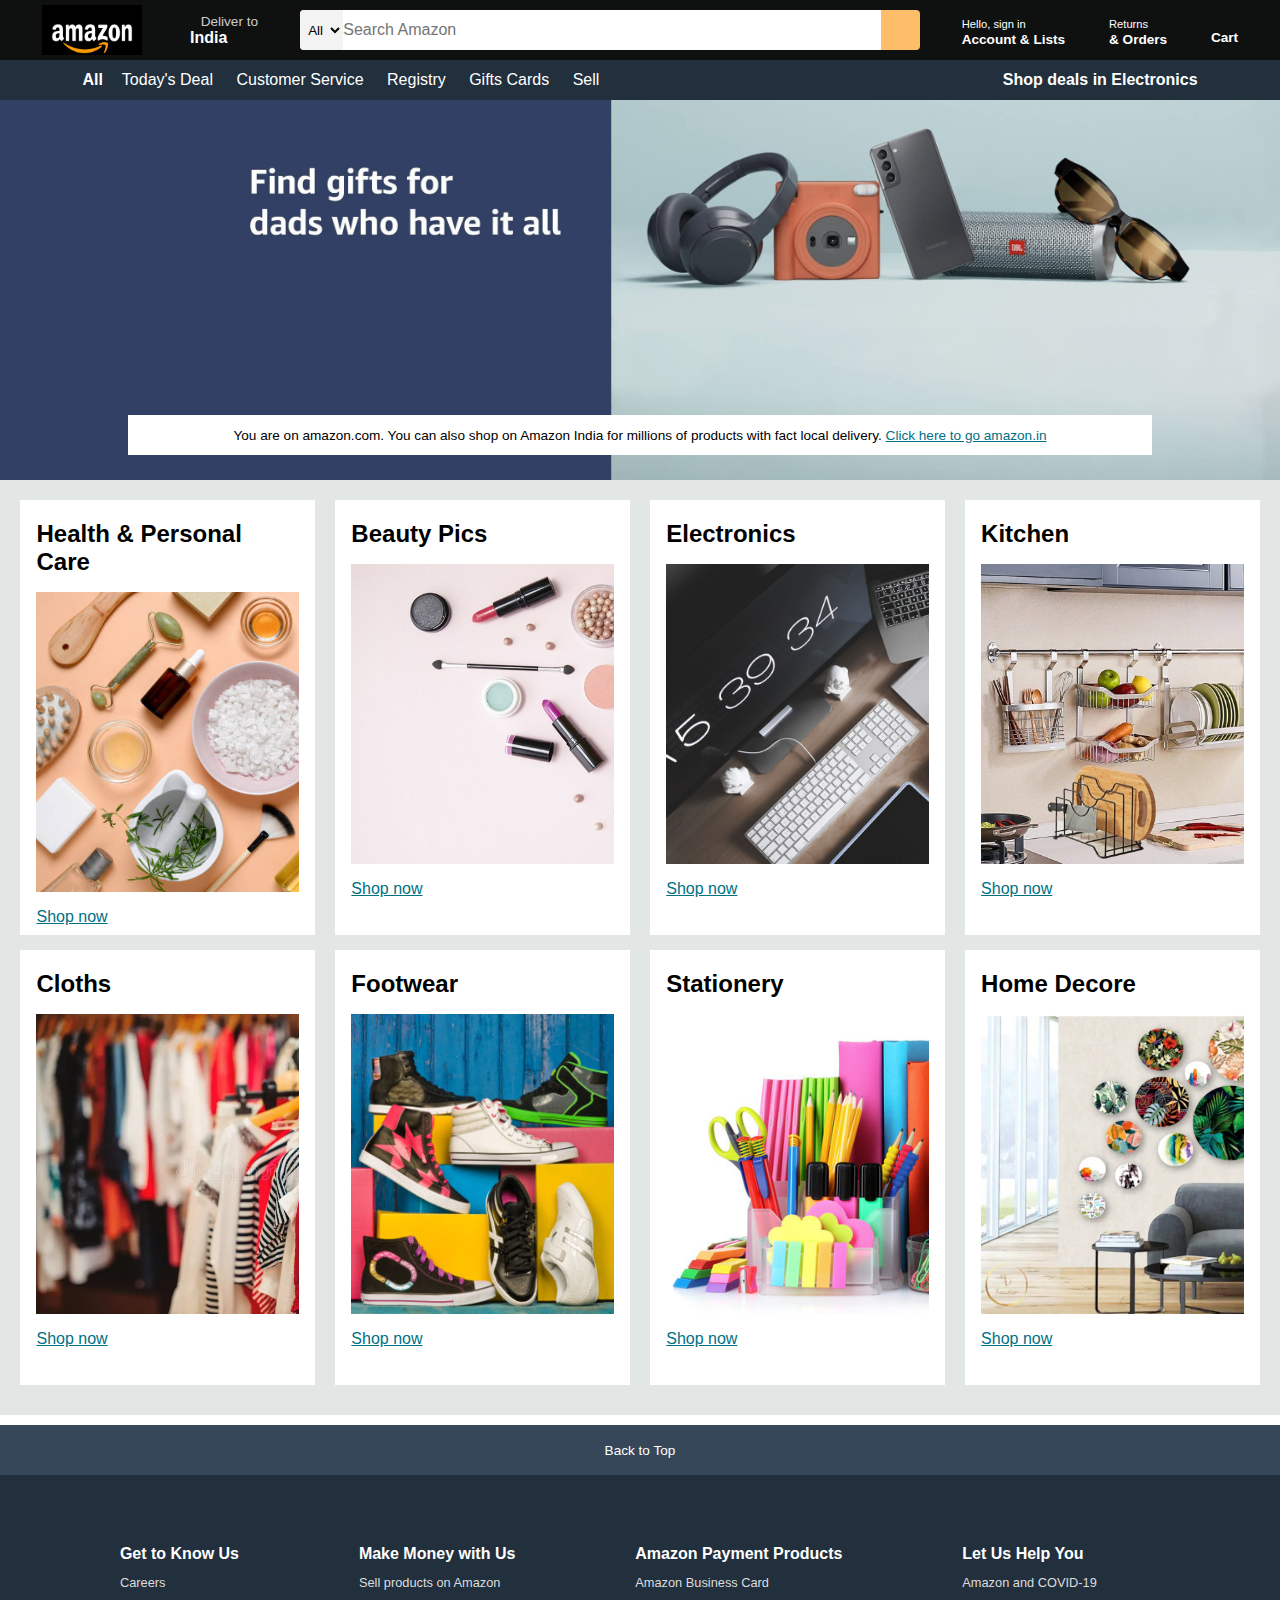
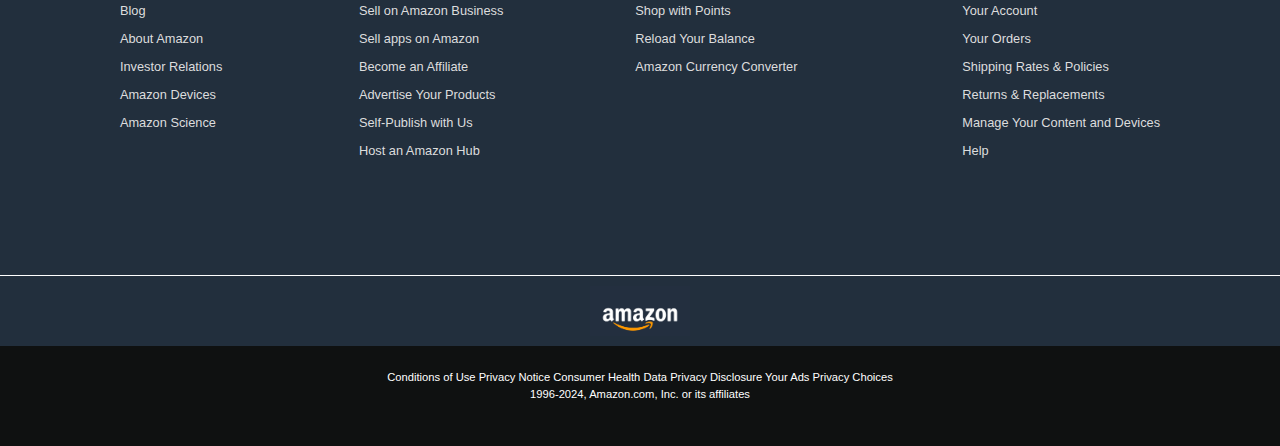
<file: Project_01_Amazon_Clone/index.html>
<!DOCTYPE html>
<html lang="en">
  <head>
    <meta charset="UTF-8" />
    <meta name="viewport" content="width=device-width, initial-scale=1.0" />
    <title>Amazon Clone</title>
    <link
      rel="stylesheet"
      href="https://cdnjs.cloudflare.com/ajax/libs/font-awesome/6.6.0/css/all.min.css"
      integrity="sha512-Kc323vGBEqzTmouAECnVceyQqyqdsSiqLQISBL29aUW4U/M7pSPA/gEUZQqv1cwx4OnYxTxve5UMg5GT6L4JJg=="
      crossorigin="anonymous"
      referrerpolicy="no-referrer"
    />
    <link rel="stylesheet" href="style.css" />
  </head>
  <body>
    <header>
      <div class="navbar">
        <div class="nav-logo border">
          <div class="logo"></div>
        </div>

        <div class="nav-address border">
          <p class="add-fst">Deliver to</p>
          <div class="add-icon">
            <i class="fa-solid fa-location-dot"></i>
            <p class="add-sec"><b>&nbsp;India</b></p>
          </div>
        </div>

        <div class="nav-search">
          <select class="search-select">
            <option>All</option>
          </select>
          <input class="search-input" type="text" placeholder="Search Amazon" />
          <div class="search-icon">
            <i class="fa-solid fa-magnifying-glass"></i>
          </div>
        </div>

        <div class="nav-sighin border">
          <p>
            <span> Hello, sign in </span>
          </p>
          <p class="nav-sec">
            <b>Account & Lists</b>
          </p>
        </div>

        <div class="nav-return border">
          <p>
            <span> Returns </span>
          </p>
          <p class="nav-sec">
            <b>& Orders</b>
          </p>
        </div>

        <div class="nav-cart border">
          <i class="fa-solid fa-cart-shopping"></i>
          <b>Cart</b>
        </div>
      </div>

      <div class="panel">
        <div class="panel-all border">
          <i class="fa-solid fa-bars"></i>
          <b>All</b>
        </div>

        <div class="panel-ops">
          <p class="border">Today's Deal</p>
          <p class="border">Customer Service</p>
          <p class="border">Registry</p>
          <p class="border">Gifts Cards</p>
          <p class="border">Sell</p>
        </div>

        <div class="panel-deals border">
          <b>Shop deals in Electronics</b>
        </div>
      </div>
    </header>

    <div class="hero-section">
      <div class="hero-msg">
        <p>
          You are on amazon.com. You can also shop on Amazon India for millions
          of products with fact local delivery.
          <a href="#">Click here to go amazon.in</a>
        </p>
      </div>
    </div>

    <div class="shop-section">
      <div class="box">
        <div class="box-content">
          <h2>Health & Personal Care</h2>
          <div
            class="box-img"
            style="background-image: url('assets/box_1.jpg')"
          ></div>
          <a href="#">Shop now</a>
        </div>
      </div>
      <div class="box">
        <div class="box-content">
          <h2>Beauty Pics</h2>
          <div
            class="box-img"
            style="background-image: url('assets/box_2.jpg')"
          ></div>
          <a href="#">Shop now</a>
        </div>
      </div>
      <div class="box">
        <div class="box-content">
          <h2>Electronics</h2>
          <div
            class="box-img"
            style="background-image: url('assets/box_3.jpg')"
          ></div>
          <a href="#">Shop now</a>
        </div>
      </div>
      <div class="box">
        <div class="box-content">
          <h2>Kitchen</h2>
          <div
            class="box-img"
            style="background-image: url('assets/box_4.jpg')"
          ></div>
          <a href="#">Shop now</a>
        </div>
      </div>
      <div class="box">
        <div class="box-content">
          <h2>Cloths</h2>
          <div
            class="box-img"
            style="background-image: url('assets/box_5.jpg')"
          ></div>
          <a href="#">Shop now</a>
        </div>
      </div>
      <div class="box">
        <div class="box-content">
          <h2>Footwear</h2>
          <div
            class="box-img"
            style="background-image: url('assets/box_6.jpg')"
          ></div>
          <a href="#">Shop now</a>
        </div>
      </div>
      <div class="box">
        <div class="box-content">
          <h2>Stationery</h2>
          <div
            class="box-img"
            style="background-image: url('assets/box_7.jpg')"
          ></div>
          <a href="#">Shop now</a>
        </div>
      </div>
      <div class="box">
        <div class="box-content">
          <h2>Home Decore</h2>
          <div
            class="box-img"
            style="
              background-image: url('assets/Home decore.jpg');
              background-size: cover;
            "
          ></div>
          <a href="#">Shop now</a>
        </div>
      </div>
    </div>

    <footer>
      <div class="foot-panel1">Back to Top</div>

      <div class="foot-panel2">
        <ul>
          <b>Get to Know Us</b>
          <li><a href="#">Careers</a></li>
          <li><a href="#">Blog</a></li>
          <li><a href="#">About Amazon</a></li>
          <li><a href="#">Investor Relations</a></li>
          <li><a href="#">Amazon Devices</a></li>
          <li><a href="#">Amazon Science</a></li>
        </ul>
        <ul>
          <b>Make Money with Us</b>
          <li><a href="#">Sell products on Amazon</a></li>
          <li><a href="#">Sell on Amazon Business</a></li>
          <li><a href="#">Sell apps on Amazon</a></li>
          <li><a href="#">Become an Affiliate</a></li>
          <li><a href="#">Advertise Your Products</a></li>
          <li><a href="#">Self-Publish with Us</a></li>
          <li><a href="#">Host an Amazon Hub</a></li>
        </ul>
        <ul>
          <b>Amazon Payment Products</b>
          <li><a href="#">Amazon Business Card</a></li>
          <li><a href="#">Shop with Points</a></li>
          <li><a href="#">Reload Your Balance</a></li>
          <li><a href="#">Amazon Currency Converter</a></li>
        </ul>
        <ul>
          <b>Let Us Help You</b>
          <li><a href="#">Amazon and COVID-19</a></li>
          <li><a href="#">Your Account</a></li>
          <li><a href="#">Your Orders</a></li>
          <li><a href="#">Shipping Rates & Policies</a></li>
          <li><a href="#">Returns & Replacements</a></li>
          <li><a href="#">Manage Your Content and Devices</a></li>
          <li><a href="#">Help</a></li>
        </ul>
      </div>

      <div class="foot-panel3">
        <div class="logo"></div>
      </div>

      <div class="foot-panel4">
        <div class="pages">
          <a href="#">Conditions of Use</a>
          <a href="#">Privacy Notice</a>
          <a href="#">Consumer Health Data Privacy Disclosure</a>
          <a href="#">Your Ads Privacy Choices</a>
        </div>
        <div class="copyright">
          <i class="fa-regular fa-copyright"></i>
          1996-2024, Amazon.com, Inc. or its affiliates
        </div>
      </div>
    </footer>
  </body>
</html>
</file>
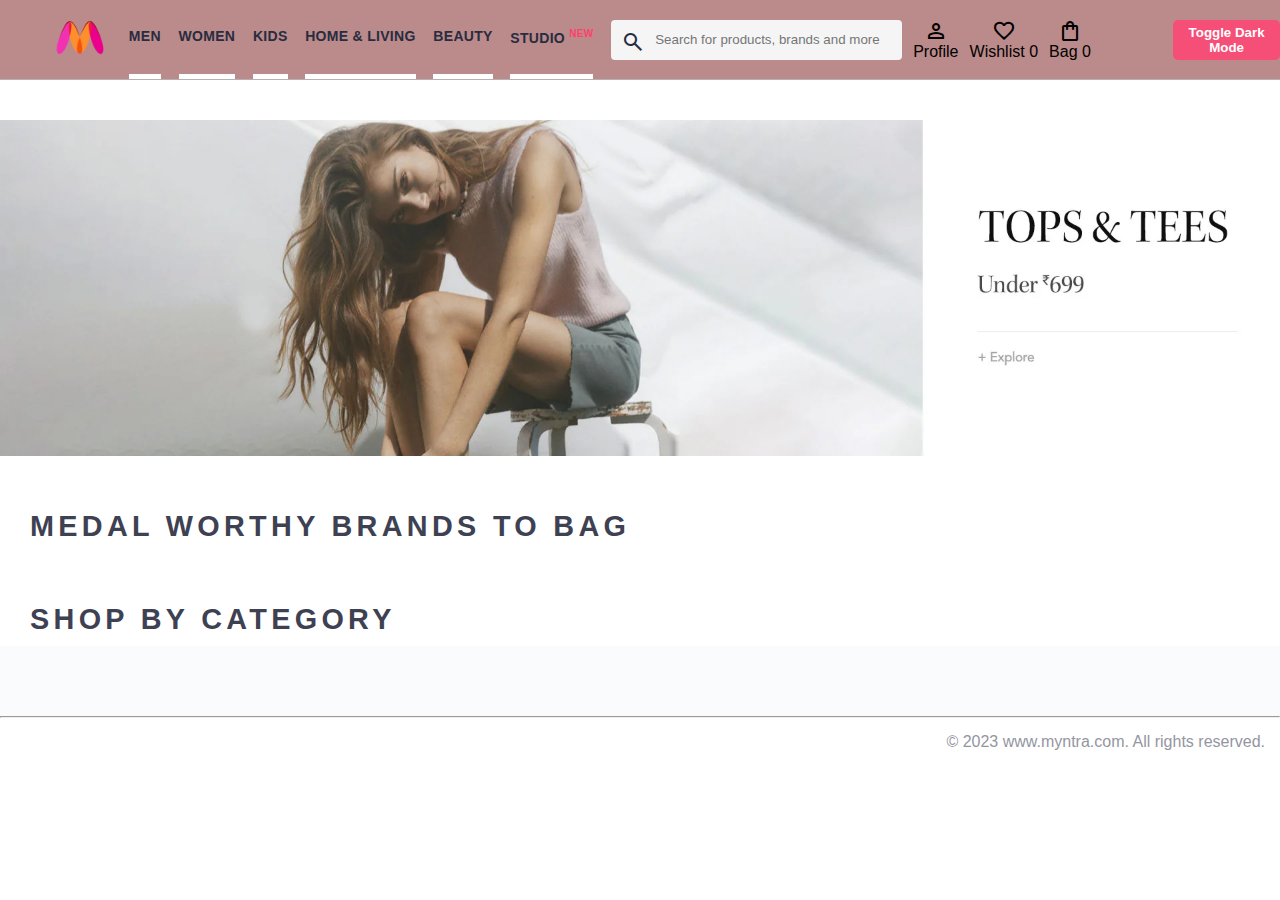
<file: Project_02_Myntra_Clone/index.html>
<!DOCTYPE html>
<html lang="en">
  <head>
    <title>Myntra Clone</title>
    <link rel="stylesheet" href="index.css" />
    <link
      rel="stylesheet"
      href="https://fonts.googleapis.com/css2?family=Material+Symbols+Outlined"
    />
  </head>
  <body>
    <button id="scrollToTopBtn" class="scroll_to_top">⬆</button>

    <header id="mainHeader">
      <div class="logo_container">
        <a href="#"
          ><img
            class="myntra_home"
            src="images/myntra_logo.webp"
            alt="Myntra Home"
        /></a>
      </div>

      <nav class="nav_bar">
        <a href="#">Men</a>
        <a href="#">Women</a>
        <a href="#">Kids</a>
        <a href="#">Home & Living</a>
        <a href="#">Beauty</a>
        <a href="#">Studio <sup>New</sup></a>
      </nav>

      <div class="search_bar">
        <span class="material-symbols-outlined search_icon">search</span>
        <input
          class="search_input"
          id="searchInput"
          placeholder="Search for products, brands and more"
        />
        <div id="searchSuggestions" class="search_suggestions hidden">
          <p>Shirts for Men</p>
          <p>Women Dresses</p>
          <p>Sneakers</p>
        </div>
      </div>

      <div class="action_bar">
        <div class="action_container" onclick="increaseCount('profile')">
          <span class="material-symbols-outlined action_icon">person</span>
          <span class="action_name">Profile</span>
        </div>

        <div class="action_container" onclick="increaseCount('wishlist')">
          <span class="material-symbols-outlined action_icon">favorite</span>
          <span class="action_name"
            >Wishlist <span id="wishlistCount">0</span></span
          >
        </div>

        <div class="action_container" onclick="increaseCount('bag')">
          <span class="material-symbols-outlined action_icon"
            >shopping_bag</span
          >
          <span class="action_name">Bag <span id="bagCount">0</span></span>
        </div>
      </div>

      <button id="themeToggle">Toggle Dark Mode</button>
    </header>

    <main>
      <div class="banner_container">
        <img class="banner_image" src="images/banner.jpg" alt="Main Banner" />
      </div>

      <div class="category_heading">MEDAL WORTHY BRANDS TO BAG</div>
      <div class="category_items">
        <!-- existing images -->
      </div>

      <div class="category_heading">SHOP BY CATEGORY</div>
      <div class="category_items">
        <!-- existing images -->
      </div>
    </main>

    <footer>
      <div class="footer_container">
        <!-- existing columns -->
      </div>
      <hr />
      <div class="copyright">© 2023 www.myntra.com. All rights reserved.</div>
    </footer>

    <script src="script.js"></script>
  </body>
</html>
</file>
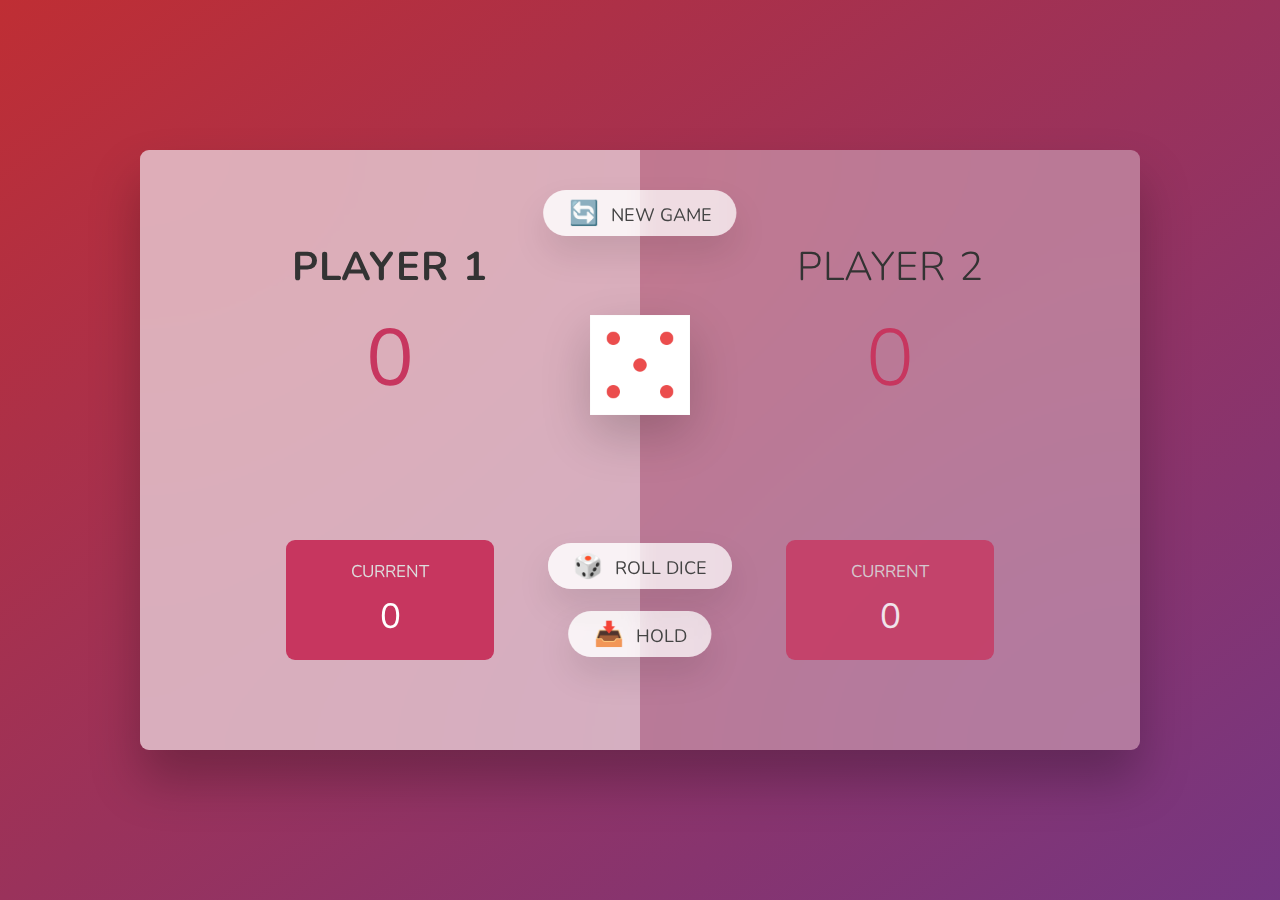
<file: Project_03-Pig-Game/index.html>
<!DOCTYPE html>
<html lang="en">
  <head>
    <meta charset="UTF-8" />
    <meta name="viewport" content="width=device-width, initial-scale=1.0" />
    <meta http-equiv="X-UA-Compatible" content="ie=edge" />
    <link rel="stylesheet" href="style.css" />
    <title>Pig Game</title>
  </head>
  <body>
    <main>
      <section class="player player--0 player--active">
        <h2 class="name" id="name--0">Player 1</h2>
        <p class="score" id="score--0">43</p>
        <div class="current">
          <p class="current-label">Current</p>
          <p class="current-score" id="current--0">0</p>
        </div>
      </section>
      <section class="player player--1">
        <h2 class="name" id="name--1">Player 2</h2>
        <p class="score" id="score--1">24</p>
        <div class="current">
          <p class="current-label">Current</p>
          <p class="current-score" id="current--1">0</p>
        </div>
      </section>

      <img src="dice-5.png" alt="Playing dice" class="dice" />
      <button class="btn btn--new">🔄 New game</button>
      <button class="btn btn--roll">🎲 Roll dice</button>
      <button class="btn btn--hold">📥 Hold</button>
    </main>
    <script src="script.js"></script>
  </body>
</html>
</file>
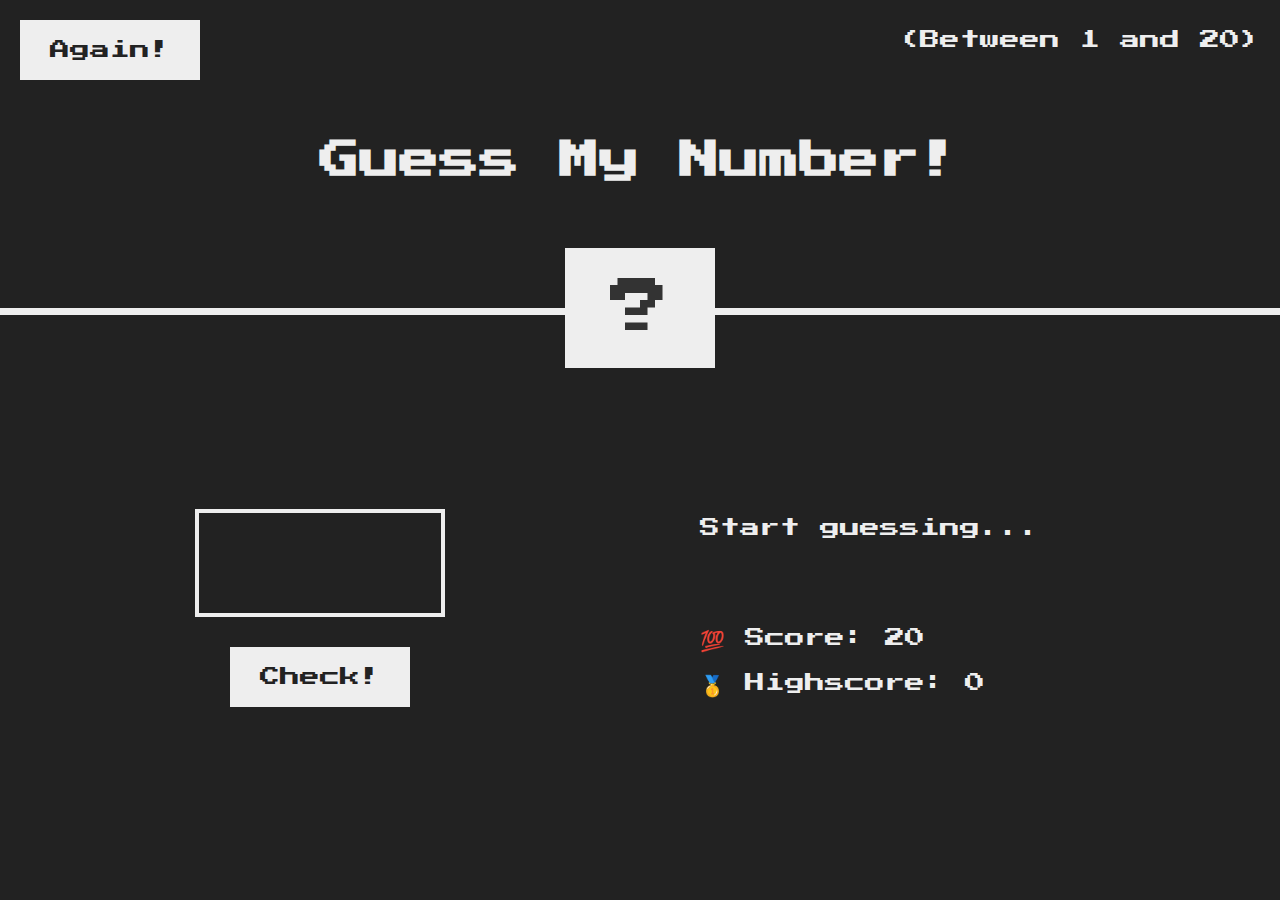
<file: Project_04-Guess-My-Number/index.html>
<!DOCTYPE html>
<html lang="en">
  <head>
    <meta charset="UTF-8" />
    <meta name="viewport" content="width=device-width, initial-scale=1.0" />
    <meta http-equiv="X-UA-Compatible" content="ie=edge" />
    <link rel="stylesheet" href="style.css" />
    <title>Guess My Number!</title>
  </head>
  <body>
    <header>
      <h1>Guess My Number!</h1>
      <p class="between">(Between 1 and 20)</p>
      <button class="btn again">Again!</button>
      <div class="number">?</div>
    </header>
    <main>
      <section class="left">
        <input type="number" class="guess" />
        <button class="btn check">Check!</button>
      </section>
      <section class="right">
        <p class="message">Start guessing...</p>
        <p class="label-score">💯 Score: <span class="score">20</span></p>
        <p class="label-highscore">
          🥇 Highscore: <span class="highscore">0</span>
        </p>
      </section>
    </main>
    <script src="script.js"></script>
  </body>
</html>
</file>
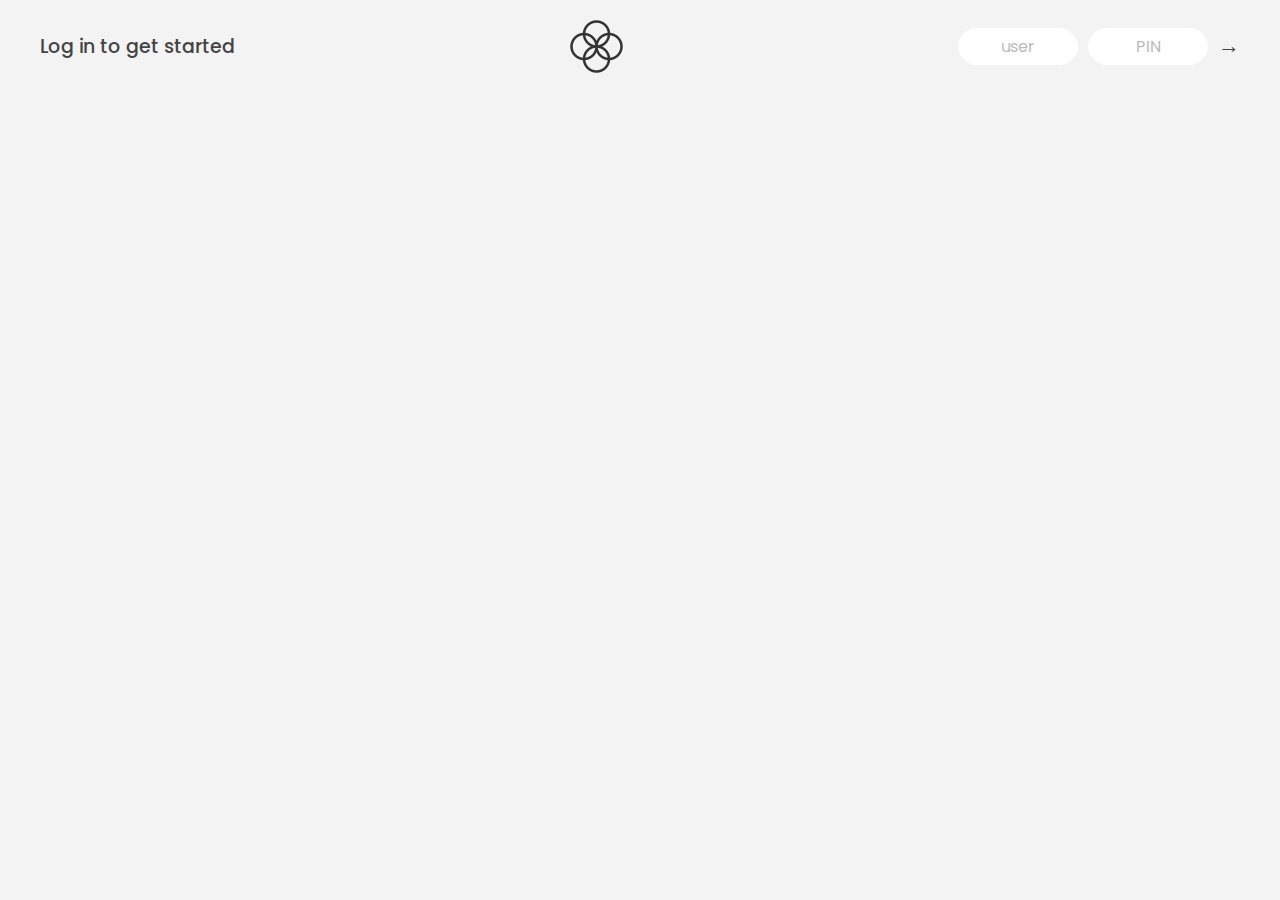
<file: Project_05-Arrays-Bankist/index.html>
<!DOCTYPE html>
<html lang="en">
  <head>
    <meta charset="UTF-8" />
    <meta name="viewport" content="width=device-width, initial-scale=1.0" />
    <meta http-equiv="X-UA-Compatible" content="ie=edge" />
    <link rel="shortcut icon" type="image/png" href="/icon.png" />

    <link
      href="https://fonts.googleapis.com/css?family=Poppins:400,500,600&display=swap"
      rel="stylesheet"
    />

    <link rel="stylesheet" href="style.css" />
    <title>Bankist</title>
  </head>
  <body>
    <!-- TOP NAVIGATION -->
    <nav>
      <p class="welcome">Log in to get started</p>
      <img src="logo.png" alt="Logo" class="logo" />
      <form class="login">
        <input
          type="text"
          placeholder="user"
          class="login__input login__input--user"
        />
        <!-- In practice, use type="password" -->
        <input
          type="text"
          placeholder="PIN"
          maxlength="4"
          class="login__input login__input--pin"
        />
        <button class="login__btn">&rarr;</button>
      </form>
    </nav>

    <main class="app">
      <!-- BALANCE -->
      <div class="balance">
        <div>
          <p class="balance__label">Current balance</p>
          <p class="balance__date">
            As of <span class="date">05/03/2037</span>
          </p>
        </div>
        <p class="balance__value">0000€</p>
      </div>

      <!-- MOVEMENTS -->
      <div class="movements">
        <div class="movements__row">
          <div class="movements__type movements__type--deposit">2 deposit</div>
          <div class="movements__date">3 days ago</div>
          <div class="movements__value">4 000€</div>
        </div>
        <div class="movements__row">
          <div class="movements__type movements__type--withdrawal">
            1 withdrawal
          </div>
          <div class="movements__date">24/01/2037</div>
          <div class="movements__value">-378€</div>
        </div>
      </div>

      <!-- SUMMARY -->
      <div class="summary">
        <p class="summary__label">In</p>
        <p class="summary__value summary__value--in">0000€</p>
        <p class="summary__label">Out</p>
        <p class="summary__value summary__value--out">0000€</p>
        <p class="summary__label">Interest</p>
        <p class="summary__value summary__value--interest">0000€</p>
        <button class="btn--sort">&downarrow; SORT</button>
      </div>

      <!-- OPERATION: TRANSFERS -->
      <div class="operation operation--transfer">
        <h2>Transfer money</h2>
        <form class="form form--transfer">
          <input type="text" class="form__input form__input--to" />
          <input type="number" class="form__input form__input--amount" />
          <button class="form__btn form__btn--transfer">&rarr;</button>
          <label class="form__label">Transfer to</label>
          <label class="form__label">Amount</label>
        </form>
      </div>

      <!-- OPERATION: LOAN -->
      <div class="operation operation--loan">
        <h2>Request loan</h2>
        <form class="form form--loan">
          <input type="number" class="form__input form__input--loan-amount" />
          <button class="form__btn form__btn--loan">&rarr;</button>
          <label class="form__label form__label--loan">Amount</label>
        </form>
      </div>

      <!-- OPERATION: CLOSE -->
      <div class="operation operation--close">
        <h2>Close account</h2>
        <form class="form form--close">
          <input type="text" class="form__input form__input--user" />
          <input
            type="password"
            maxlength="6"
            class="form__input form__input--pin"
          />
          <button class="form__btn form__btn--close">&rarr;</button>
          <label class="form__label">Confirm user</label>
          <label class="form__label">Confirm PIN</label>
        </form>
      </div>

      <!-- LOGOUT TIMER -->
      <p class="logout-timer">
        You will be logged out in <span class="timer">05:00</span>
      </p>
    </main>

    <!-- <footer>
      &copy; by Jonas Schmedtmann. Don't claim as your own :)
    </footer> -->

    <script src="script.js"></script>
  </body>
</html>
</file>
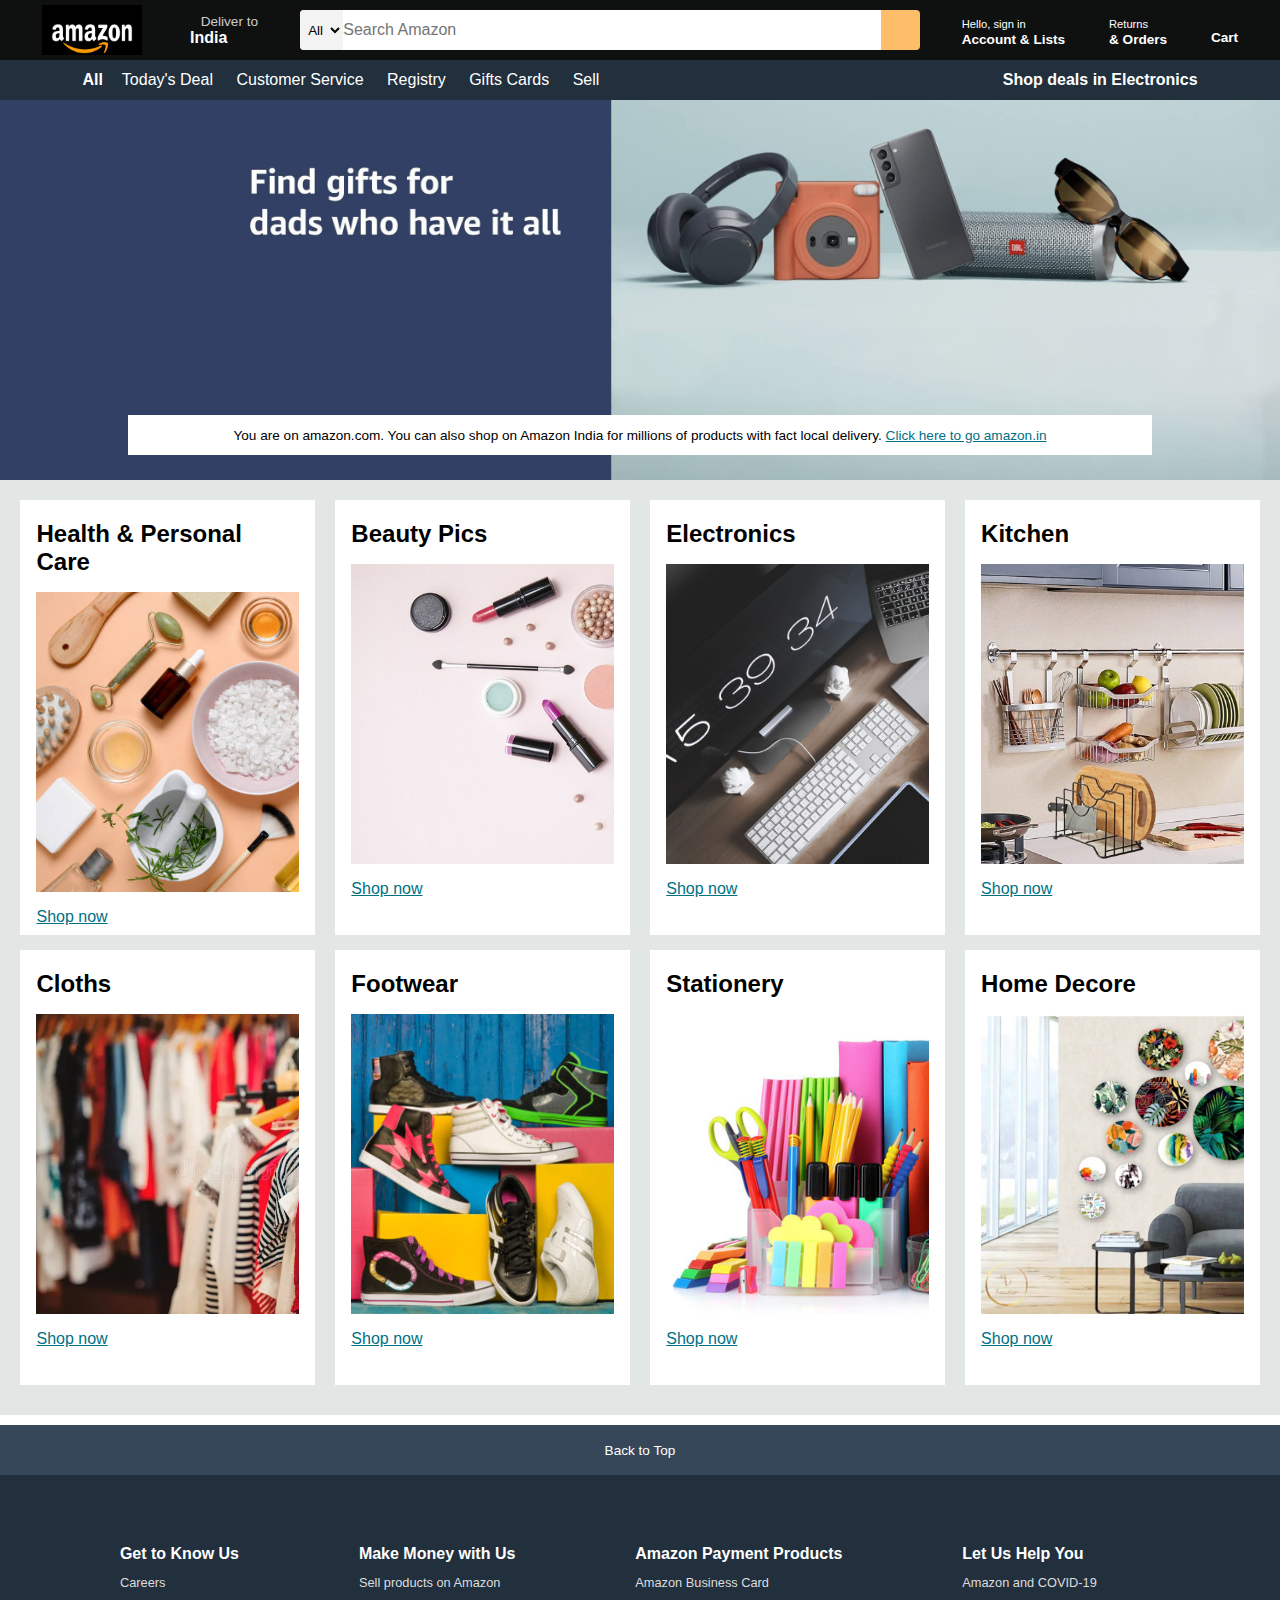
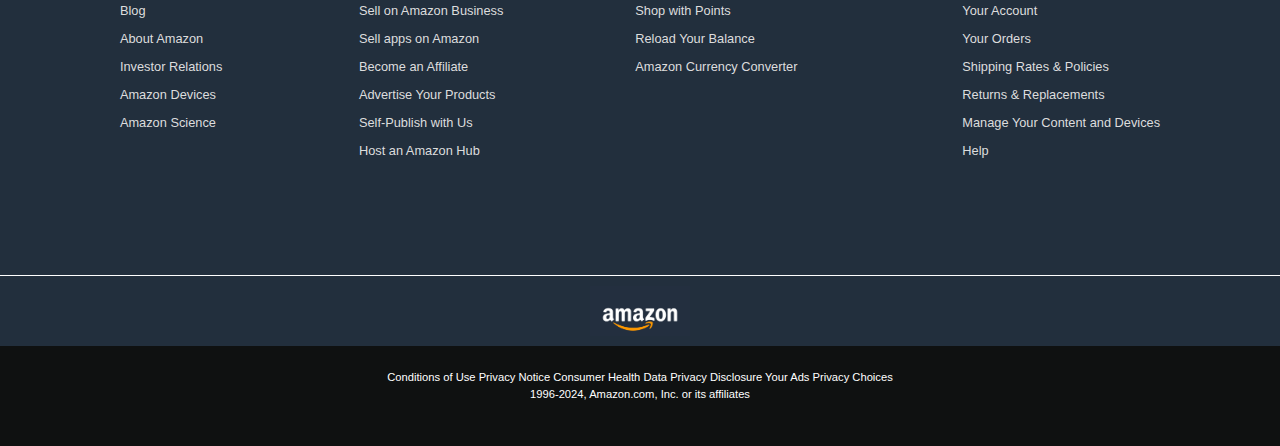
<file: Project_1_Amazon_Clone/index.html>
<!DOCTYPE html>
<html lang="en">
<head>
    <meta charset="UTF-8">
    <meta name="viewport" content="width=device-width, initial-scale=1.0">
    <title>Amazon Clone</title>
    <link rel="stylesheet" href="https://cdnjs.cloudflare.com/ajax/libs/font-awesome/6.6.0/css/all.min.css" integrity="sha512-Kc323vGBEqzTmouAECnVceyQqyqdsSiqLQISBL29aUW4U/M7pSPA/gEUZQqv1cwx4OnYxTxve5UMg5GT6L4JJg==" crossorigin="anonymous" referrerpolicy="no-referrer" />
    <link rel="stylesheet" href="style.css" />
</head>
<body>
    <header>
        <div class="navbar">
            <div class="nav-logo border">
                <div class="logo"></div>
            </div>

            <div class="nav-address border">
                <p class="add-fst">Deliver to</p>
                <div class="add-icon">
                    <i class="fa-solid fa-location-dot"></i>
                    <p class="add-sec"><b>&nbsp;India</b></p>
                </div>
            </div>

            <div class="nav-search">
                <select class="search-select">
                    <option>All</option>
                </select>
                <input class="search-input" type="text" placeholder="Search Amazon" />
                <div class="search-icon">
                    <i class="fa-solid fa-magnifying-glass"></i>
                </div>
            </div>

            <div class="nav-sighin border">
                <p>
                    <span>
                        Hello, sign in
                    </span>
                </p>
                <p class="nav-sec">
                    <b>Account & Lists</b>
                </p>
            </div>

            <div class="nav-return border">
                <p>
                    <span>
                        Returns
                    </span>
                </p>
                <p class="nav-sec">
                    <b>& Orders</b>
                </p>
            </div>

            <div class="nav-cart border">
                <i class="fa-solid fa-cart-shopping"></i>
                <b>Cart</b>
            </div>

        </div>

        <div class="panel">
            <div class="panel-all border">
                <i class="fa-solid fa-bars"></i>
                <b>All</b>
            </div>

            <div class="panel-ops">
                <p class="border">Today's Deal</p>
                <p class="border">Customer Service</p>
                <p class="border">Registry</p>
                <p class="border">Gifts Cards</p>
                <p class="border">Sell</p>
            </div>

            <div class="panel-deals border">
                <b>Shop deals in Electronics</b>
            </div>

        </div>
    </header>

    <div class="hero-section">
        <div class="hero-msg">
            <p>You are on amazon.com. You can also shop on Amazon India for millions of products with fact local delivery. <a href="#">Click here to go amazon.in</a></p>
        </div>
    </div>

    <div class="shop-section">
        <div class="box">
            <div class="box-content">
                <h2>Health & Personal Care</h2>
                <div class="box-img" style = "background-image: url('assets/box_1.jpg');"></div>
                <a href="#">Shop now</a>
            </div>
        </div>
        <div class="box">
            <div class="box-content">
                <h2>Beauty Pics</h2>
                <div class="box-img" style = "background-image: url('assets/box_2.jpg');"></div>
                <a href="#">Shop now</a>
            </div>
        </div>
        <div class="box">
            <div class="box-content">
                <h2>Electronics</h2>
                <div class="box-img" style = "background-image: url('assets/box_3.jpg');"></div>
                <a href="#">Shop now</a>
            </div>
        </div>
        <div class="box">
            <div class="box-content">
                <h2>Kitchen</h2>
                <div class="box-img" style = "background-image: url('assets/box_4.jpg');"></div>
                <a href="#">Shop now</a>
            </div>
        </div>
        <div class="box">
            <div class="box-content">
                <h2>Cloths</h2>
                <div class="box-img" style = "background-image: url('assets/box_5.jpg');"></div>
                <a href="#">Shop now</a>
            </div>
        </div>
        <div class="box">
            <div class="box-content">
                <h2>Footwear</h2>
                <div class="box-img" style = "background-image: url('assets/box_6.jpg');"></div>
                <a href="#">Shop now</a>
            </div>
        </div>
        <div class="box">
            <div class="box-content">
                <h2>Stationery</h2>
                <div class="box-img" style = "background-image: url('assets/box_7.jpg');"></div>
                <a href="#">Shop now</a>
            </div>
        </div>
        <div class="box">
            <div class="box-content">
                <h2>Home Decore</h2>
                <div class="box-img" style = "background-image: url('assets/Home decore.jpg'); background-size: cover;"></div>
                <a href="#">Shop now</a>
            </div>
        </div>
    </div>

    <footer>
        <div class="foot-panel1">
            Back to Top
        </div>

        <div class="foot-panel2">
            <ul>
                <b>Get to Know Us</b>
                <li><a href="#">Careers</a></li>
                <li><a href="#">Blog</a></li>
                <li><a href="#">About Amazon</a></li>
                <li><a href="#">Investor Relations</a></li>
                <li><a href="#">Amazon Devices</a></li>
                <li><a href="#">Amazon Science</a></li>
            </ul>
            <ul>
                <b>Make Money with Us</b>
                <li><a href="#">Sell products on Amazon</a></li>
                <li><a href="#">Sell on Amazon Business</a></li>
                <li><a href="#">Sell apps on Amazon</a></li>
                <li><a href="#">Become an Affiliate</a></li>
                <li><a href="#">Advertise Your Products</a></li>
                <li><a href="#">Self-Publish with Us</a></li>
                <li><a href="#">Host an Amazon Hub</a></li>
            </ul>
            <ul>
                <b>Amazon Payment Products</b>
                <li><a href="#">Amazon Business Card</a></li>
                <li><a href="#">Shop with Points</a></li>
                <li><a href="#">Reload Your Balance</a></li>
                <li><a href="#">Amazon Currency Converter</a></li>
            </ul>
            <ul>
                <b>Let Us Help You</b>
                <li><a href="#">Amazon and COVID-19</a></li>
                <li><a href="#">Your Account</a></li>
                <li><a href="#">Your Orders</a></li>
                <li><a href="#">Shipping Rates & Policies</a></li>
                <li><a href="#">Returns & Replacements</a></li>
                <li><a href="#">Manage Your Content and Devices</a></li>
                <li><a href="#">Help</a></li>
            </ul>
        </div>

        <div class="foot-panel3">
            <div class="logo"></div>
        </div>

        <div class="foot-panel4">
            <div class="pages">
                <a href="#">Conditions of Use</a>
                <a href="#">Privacy Notice</a>
                <a href="#">Consumer Health Data Privacy Disclosure</a>
                <a href="#">Your Ads Privacy Choices</a>
            </div>
            <div class="copyright">
                <i class="fa-regular fa-copyright"></i>
                1996-2024, Amazon.com, Inc. or its affiliates
            </div>
        </div>
    </footer>
</body>
</html>
</file>
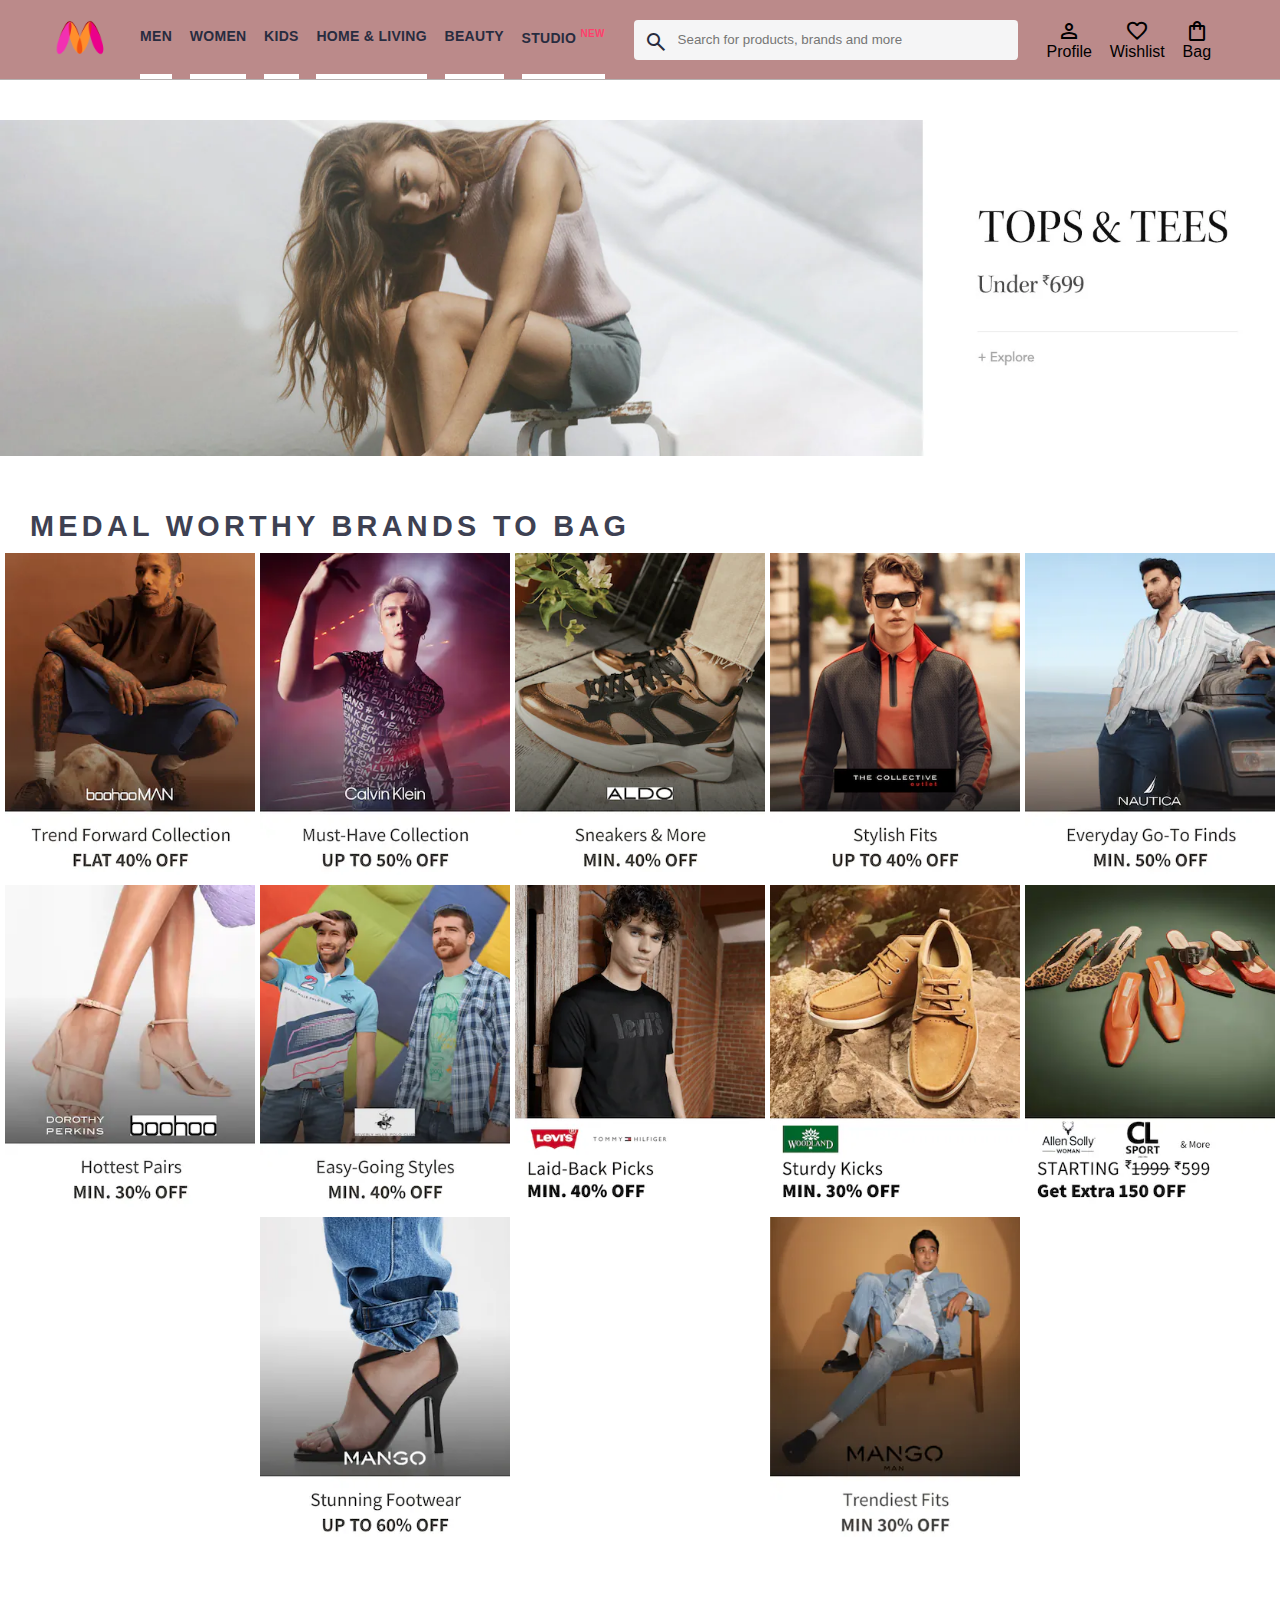
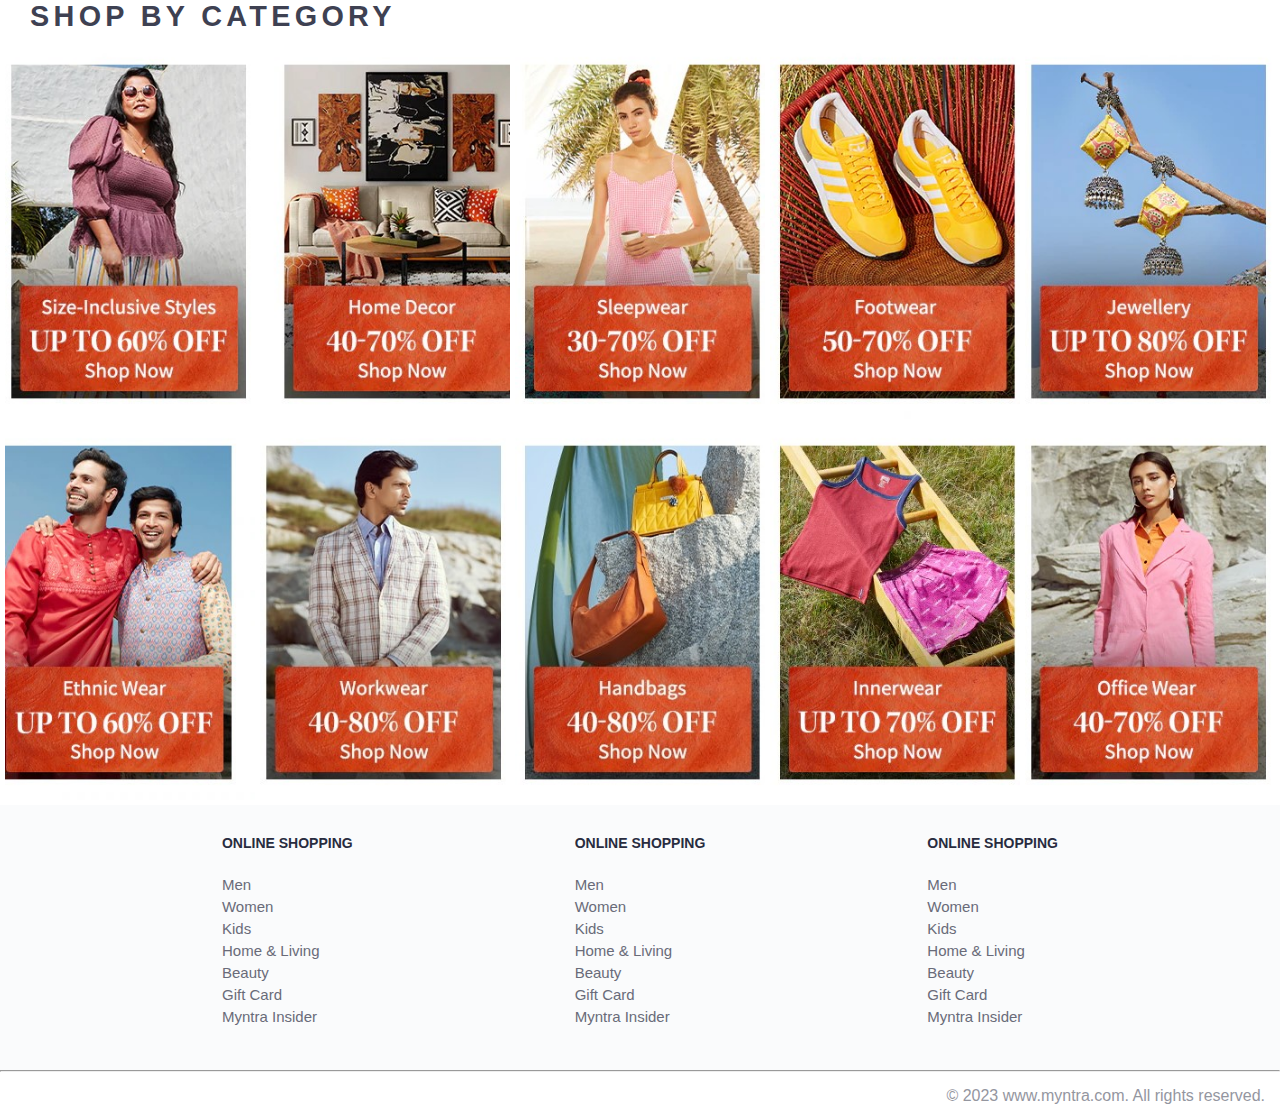
<file: Project_2_Myntra_Clone/index.html>
<!DOCTYPE html>
<html lang="en">
<head>
    <title>Myntra Clone</title>
    <link rel="stylesheet" href="index.css">
    <link rel="stylesheet" href="https://fonts.googleapis.com/css2?family=Material+Symbols+Outlined:opsz,wght,FILL,GRAD@20..48,100..700,0..1,-50..200" />
</head>
<body>
    <header>

        <div class="logo_container">
            <a href="#"><img class="myntra_home" src="images/myntra_logo.webp" alt="Myntra Home"></a>
        </div>

        <nav class="nav_bar">
            <a href="#">Men</a>
            <a href="#">Women</a>
            <a href="#">Kids</a>
            <a href="#">Home & Living</a>
            <a href="#">Beauty</a>
            <a href="#">Studio <sup>New</sup></a>
        </nav>

        <div class="search_bar">
            <span class="material-symbols-outlined search_icon">search</span>
            <input class="search_input" placeholder="Search for products, brands and more">
        </div>

        <div class="action_bar">

            <div class="action_container">
                <span class="material-symbols-outlined action_icon">person</span>
                <span class="action_name">Profile</span>
            </div>

            <div class="action_container">
                <span class="material-symbols-outlined action_icon">favorite</span>
                <span class="action_name">Wishlist</span>
            </div>

            <div class="action_container">
                <span class="material-symbols-outlined action_icon">shopping_bag</span>
                <span class="action_name">Bag</span>
            </div>

        </div>
    </header>

    <main>

        <div class="banner_container">
            <img class="banner_image" src="images/banner.jpg" alt="Main Banner">
        </div>

        <div class="category_heading">MEDAL WORTHY BRANDS TO BAG</div>
        <div class="category_items">
            <a href="#"><img class="sale_item" src="images/offers/1.png"></a>
            <a href="#"><img class="sale_item" src="images/offers/2.png"></a>
            <a href="#"><img class="sale_item" src="images/offers/3.png"></a>
            <a href="#"><img class="sale_item" src="images/offers/4.png"></a>
            <a href="#"><img class="sale_item" src="images/offers/5.png"></a>
            <a href="#"><img class="sale_item" src="images/offers/6.png"></a>
            <a href="#"><img class="sale_item" src="images/offers/7.png"></a>
            <a href="#"><img class="sale_item" src="images/offers/8.png"></a>
            <a href="#"><img class="sale_item" src="images/offers/9.png"></a>
            <a href="#"><img class="sale_item" src="images/offers/10.png"></a>
            <a href="#"><img class="sale_item" src="images/offers/11.png"></a>
            <a href="#"><img class="sale_item" src="images/offers/12.png"></a>
        </div>

        <div class="category_heading">SHOP BY CATEGORY</div>
        <div class="category_items">
            <a href="#"><img class="sale_item" src="images/categories/1.jpg"></a>
            <a href="#"><img class="sale_item" src="images/categories/2.jpg"></a>
            <a href="#"><img class="sale_item" src="images/categories/3.jpg"></a>
            <a href="#"><img class="sale_item" src="images/categories/4.jpg"></a>
            <a href="#"><img class="sale_item" src="images/categories/5.jpg"></a>
            <a href="#"><img class="sale_item" src="images/categories/6.jpg"></a>
            <a href="#"><img class="sale_item" src="images/categories/7.jpg"></a>
            <a href="#"><img class="sale_item" src="images/categories/8.jpg"></a>
            <a href="#"><img class="sale_item" src="images/categories/9.jpg"></a>
            <a href="#"><img class="sale_item" src="images/categories/10.jpg"></a>
        </div>
    </main>

    <footer>
        <div class="footer_container">
            <div class="footer_column">
                <h3>ONLINE SHOPPING</h3>

                <a href="#">Men</a>
                <a href="#">Women</a>
                <a href="#">Kids</a>
                <a href="#">Home & Living</a>
                <a href="#">Beauty</a>
                <a href="#">Gift Card</a>
                <a href="#">Myntra Insider</a>
            </div>

            <div class="footer_column">
                <h3>ONLINE SHOPPING</h3>

                <a href="#">Men</a>
                <a href="#">Women</a>
                <a href="#">Kids</a>
                <a href="#">Home & Living</a>
                <a href="#">Beauty</a>
                <a href="#">Gift Card</a>
                <a href="#">Myntra Insider</a>
            </div>

            <div class="footer_column">
                <h3>ONLINE SHOPPING</h3>

                <a href="#">Men</a>
                <a href="#">Women</a>
                <a href="#">Kids</a>
                <a href="#">Home & Living</a>
                <a href="#">Beauty</a>
                <a href="#">Gift Card</a>
                <a href="#">Myntra Insider</a>
            </div>
        </div>

        <hr>

        <div class="copyright">
            © 2023 www.myntra.com. All rights reserved.
        </div>
        
    </footer>
</body>
</html>
</file>
<file: Project_01_Amazon_Clone/style.css>
* {
  margin: 0;
  padding: 0;
  font-family: Arial;
  border: border-box;
}

.navbar {
  height: 60px;
  background-color: #0f1111;
  color: white;
  display: flex;
  align-items: center;
  justify-content: space-evenly;
}

.nav-logo {
  height: 50px;
  width: 100px;
}

.logo {
  background-image: url("assets/amazon_logo.png");
  background-size: cover;
  height: 50px;
  width: 100%;
}

.border {
  border: 2px solid transparent;
}

.border:hover {
  border: 2px solid white;
}

/* box2 */
.add-icon {
  display: flex;
  /* flex-direction: column;
    justify-content: center; */
  align-items: center;
}

.add-fst {
  color: #cccccc;
  font-size: 0.85rem;
  margin-left: 15px;
}

.add-sec {
  font-size: 1rem;
}

/* box3 */
.nav-search {
  height: 40px;
  width: 620px;
  background-color: #febd68;
  display: flex;
  justify-content: space-evenly;
  border-radius: 4px;
}

.nav-search:hover {
  border: 3px solid orange;
}

.search-select {
  width: 50px;
  text-align: center;
  background-color: #f3f3f3;
  border-top-left-radius: 4px;
  border-bottom-left-radius: 4px;
  border: none;
}

.search-input {
  width: 100%;
  border: none;
  font-size: 1rem;
}

.search-icon {
  width: 45px;
  display: flex;
  justify-content: center;
  align-items: center;
  font-size: 1.2rem;
  color: #0f1111;
}

/* box4 */
span {
  font-size: 0.7rem;
}

.nav-sec {
  font-size: 0.85rem;
}

/* box5 */
.nav-cart i {
  font-size: 35px;
}

.nav-cart {
  /* display: flex; */
  font-size: 0.85rem;
}

/* Panel */
.panel {
  height: 40px;
  background-color: #222f3d;
  color: white;
  display: flex;
  justify-content: center;
  align-items: center;
}

.panel-ops p {
  margin-left: 15px;
  display: inline;
}

.panel-ops {
  width: 70%;
}

/* hero section */
.hero-section {
  height: 380px;
  background-image: url("assets/hero_img.jpg");
  background-size: cover;
  display: flex;
  justify-content: center;
  align-items: flex-end;
}

.hero-msg a {
  color: #007185;
}

.hero-msg {
  height: 40px;
  width: 80%;
  background-color: white;
  color: black;
  font-size: 0.85rem;
  display: flex;
  justify-content: center;
  align-items: center;
  margin-bottom: 25px;
}

/* shop section */
.shop-section {
  background-color: #e2e7e6;
  display: flex;
  flex-wrap: wrap;
  justify-content: space-evenly;
  padding: 20px 0px 15px;
}

.box {
  height: 400px;
  width: 23%;
  /* border: 2px solid black; */
  background-color: white;
  padding: 20px 0px 15px;
  margin-bottom: 15px;
}

.box a {
  color: #007185;
}

.box-img {
  height: 300px;
  margin-top: 1rem;
  margin-bottom: 1rem;
  background-size: cover;
}

.box-content {
  margin-left: 1rem;
  margin-right: 1rem;
}

/* footer */
.foot-panel1 {
  height: 50px;
  background-color: #37475a;
  color: white;
  display: flex;
  justify-content: center;
  align-items: center;
  font-size: 0.85rem;
  margin-top: 10px;
}

.foot-panel2 {
  height: 400px;
  background-color: #222f3d;
  color: white;
  display: flex;
  justify-content: space-evenly;
}

ul {
  margin-top: 70px;
  list-style-type: none;
}

li {
  margin-top: 10px;
}

li a {
  color: #dddddd;
  text-decoration: none;
  font-size: 0.8rem;
}

.foot-panel3 {
  height: 70px;
  background-color: #222f3d;
  color: white;
  border-top: 0.5px solid white;
  display: flex;
  justify-content: center;
  align-items: center;
}

.foot-panel3 .logo {
  background-image: url("assets/amazon-logo2.png");
  background-size: cover;
  height: 50px;
  width: 100px;
}

.foot-panel4 {
  height: 100px;
  background-color: #0f1111;
  color: white;
  font-size: 0.7rem;
  /* display: flex;
    justify-content: center;
    align-items: center; */
}

.pages a {
  color: white;
  text-decoration: none;
}

.pages {
  text-align: center;
  padding-top: 25px;
}

.copyright {
  padding-top: 5px;
  text-align: center;
}
</file>
<file: Project_02_Myntra_Clone/index.css>
* {
  margin: 0;
  padding: 0;
  font-family: Assistant, -apple-system, BlinkMacSystemFont, Segoe UI, Roboto,
    Helvetica, Arial, sans-serif;
  box-sizing: border-box;
}
header {
  display: flex;
  background-color: #bb8a8a;
  height: 80px;
  justify-content: space-between;
  align-items: center;
  border-bottom: 1px solid #b6b1b1;
}
.myntra_home {
  height: 45px;
}
.logo_container {
  margin-left: 4%;
}
.action_bar {
  margin-right: 4%;
}
.nav_bar {
  display: flex;
  min-width: 500px;
  justify-content: space-evenly;
}
.nav_bar a {
  font-size: 14px;
  letter-spacing: 0.3px;
  color: #282c3f;
  font-weight: 700;
  text-transform: uppercase;
  text-decoration: none;
  padding: 28px 0;
  border-bottom: 5px solid #ffffff;
}
.nav_bar a:hover {
  border-bottom: 4px solid #f54e77;
}

.nav_bar a sup {
  color: #ff3f6c;
  font-size: 10px;
}

.search_bar {
  height: 40px;
  min-width: 200px;
  width: 30%;
  display: flex;
  align-items: center;
}
.search_icon {
  box-sizing: content-box;
  height: 20px;
  padding: 10px;

  background-color: #f5f5f6;
  color: #282c3f;
  font-weight: 300;
  border-radius: 4px 0 0 4px;
}
.search_input {
  color: #696e79;
  background-color: #f5f5f6;
  flex-grow: 1;
  height: 40px;
  border: 0;
  border-radius: 0 4px 4px 0;
}

.action_bar {
  display: flex;
  min-width: 200px;
  justify-content: space-evenly;
}

.action_container {
  display: flex;
  flex-direction: column;
  align-items: center;
}

/* Main section */
.banner_container {
  margin: 40px 0;
}
.banner_image {
  width: 100%;
}

.category_heading {
  text-transform: uppercase;
  color: #3e4152;
  letter-spacing: 0.15em;
  font-size: 1.8em;
  margin: 50px 0 10px 30px;
  max-height: 5em;
  font-weight: 700;
}

.category_items {
  display: flex;
  flex-wrap: wrap;
  justify-content: space-evenly;
}

.sale_item {
  width: 250px;
}

.footer_container {
  padding: 30px 0px 40px 0px;
  background: #fafbfc;
  display: flex;
  justify-content: space-evenly;
}

.footer_column {
  display: flex;
  flex-direction: column;
}

.footer_column h3 {
  color: #282c3f;
  font-size: 14px;
  margin-bottom: 25px;
}

.footer_column a {
  color: #696b79;
  font-size: 15px;
  text-decoration: none;
  padding-bottom: 5px;
}

.copyright {
  color: #94969f;
  text-align: end;
  padding: 15px;
}

.scroll_to_top {
  position: fixed;
  bottom: 30px;
  right: 30px;
  display: none;
  background-color: #282c3f;
  color: white;
  padding: 10px;
  border: none;
  border-radius: 50%;
  cursor: pointer;
  z-index: 999;
}

#themeToggle {
  margin-left: 20px;
  padding: 5px 10px;
  background-color: #f54e77;
  border: none;
  border-radius: 5px;
  color: white;
  font-weight: bold;
  cursor: pointer;
}

.search_suggestions {
  position: absolute;
  top: 60px;
  left: 60%;
  background: white;
  border: 1px solid #ccc;
  border-radius: 4px;
  padding: 10px;
  z-index: 100;
  width: 250px;
  box-shadow: 0 2px 6px rgba(0, 0, 0, 0.2);
}

.search_suggestions p {
  margin: 5px 0;
  font-size: 14px;
  cursor: pointer;
}

.hidden {
  display: none;
}

/* Dark mode support */
body.dark {
  background-color: #121212;
  color: #eee;
}

body.dark header {
  background-color: #1e1e1e;
}

body.dark .nav_bar a {
  color: #eee;
}

body.dark .search_suggestions {
  background-color: #1e1e1e;
  color: white;
}
</file>
<file: Project_03-Pig-Game/style.css>
@import url('https://fonts.googleapis.com/css2?family=Nunito&display=swap');

* {
  margin: 0;
  padding: 0;
  box-sizing: inherit;
}

html {
  font-size: 62.5%;
  box-sizing: border-box;
}

body {
  font-family: 'Nunito', sans-serif;
  font-weight: 400;
  height: 100vh;
  color: #333;
  background-image: linear-gradient(to top left, #753682 0%, #bf2e34 100%);
  display: flex;
  align-items: center;
  justify-content: center;
}

/* LAYOUT */
main {
  position: relative;
  width: 100rem;
  height: 60rem;
  background-color: rgba(255, 255, 255, 0.35);
  backdrop-filter: blur(200px);
  filter: blur();
  box-shadow: 0 3rem 5rem rgba(0, 0, 0, 0.25);
  border-radius: 9px;
  overflow: hidden;
  display: flex;
}

.player {
  flex: 50%;
  padding: 9rem;
  display: flex;
  flex-direction: column;
  align-items: center;
  transition: all 0.75s;
}

/* ELEMENTS */
.name {
  position: relative;
  font-size: 4rem;
  text-transform: uppercase;
  letter-spacing: 1px;
  word-spacing: 2px;
  font-weight: 300;
  margin-bottom: 1rem;
}

.score {
  font-size: 8rem;
  font-weight: 300;
  color: #c7365f;
  margin-bottom: auto;
}

.player--active {
  background-color: rgba(255, 255, 255, 0.4);
}
.player--active .name {
  font-weight: 700;
}
.player--active .score {
  font-weight: 400;
}

.player--active .current {
  opacity: 1;
}

.current {
  background-color: #c7365f;
  opacity: 0.8;
  border-radius: 9px;
  color: #fff;
  width: 65%;
  padding: 2rem;
  text-align: center;
  transition: all 0.75s;
}

.current-label {
  text-transform: uppercase;
  margin-bottom: 1rem;
  font-size: 1.7rem;
  color: #ddd;
}

.current-score {
  font-size: 3.5rem;
}

/* ABSOLUTE POSITIONED ELEMENTS */
.btn {
  position: absolute;
  left: 50%;
  transform: translateX(-50%);
  color: #444;
  background: none;
  border: none;
  font-family: inherit;
  font-size: 1.8rem;
  text-transform: uppercase;
  cursor: pointer;
  font-weight: 400;
  transition: all 0.2s;

  background-color: white;
  background-color: rgba(255, 255, 255, 0.6);
  backdrop-filter: blur(10px);

  padding: 0.7rem 2.5rem;
  border-radius: 50rem;
  box-shadow: 0 1.75rem 3.5rem rgba(0, 0, 0, 0.1);
}

.btn::first-letter {
  font-size: 2.4rem;
  display: inline-block;
  margin-right: 0.7rem;
}

.btn--new {
  top: 4rem;
}
.btn--roll {
  top: 39.3rem;
}
.btn--hold {
  top: 46.1rem;
}

.btn:active {
  transform: translate(-50%, 3px);
  box-shadow: 0 1rem 2rem rgba(0, 0, 0, 0.15);
}

.btn:focus {
  outline: none;
}

.dice {
  position: absolute;
  left: 50%;
  top: 16.5rem;
  transform: translateX(-50%);
  height: 10rem;
  box-shadow: 0 2rem 5rem rgba(0, 0, 0, 0.2);
}

.player--winner {
  background-color: #2f2f2f;
}

.player--winner .name {
  font-weight: 700;
  color: #c7365f;
}
</file>
<file: Project_04-Guess-My-Number/style.css>
@import url('https://fonts.googleapis.com/css?family=Press+Start+2P&display=swap');

* {
  margin: 0;
  padding: 0;
  box-sizing: inherit;
}

html {
  font-size: 62.5%;
  box-sizing: border-box;
}

body {
  font-family: 'Press Start 2P', sans-serif;
  color: #eee;
  background-color: #222;
  /* background-color: #60b347; */
}

/* LAYOUT */
header {
  position: relative;
  height: 35vh;
  border-bottom: 7px solid #eee;
}

main {
  height: 65vh;
  color: #eee;
  display: flex;
  align-items: center;
  justify-content: space-around;
}

.left {
  width: 52rem;
  display: flex;
  flex-direction: column;
  align-items: center;
}

.right {
  width: 52rem;
  font-size: 2rem;
}

/* ELEMENTS STYLE */
h1 {
  font-size: 4rem;
  text-align: center;
  position: absolute;
  width: 100%;
  top: 52%;
  left: 50%;
  transform: translate(-50%, -50%);
}

.number {
  background: #eee;
  color: #333;
  font-size: 6rem;
  width: 15rem;
  padding: 3rem 0rem;
  text-align: center;
  position: absolute;
  bottom: 0;
  left: 50%;
  transform: translate(-50%, 50%);
}

.between {
  font-size: 2rem;
  position: absolute;
  top: 3rem;
  right: 2rem;
}

.again {
  position: absolute;
  top: 2rem;
  left: 2rem;
}

.guess {
  background: none;
  border: 4px solid #eee;
  font-family: inherit;
  color: inherit;
  font-size: 5rem;
  padding: 2.5rem;
  width: 25rem;
  text-align: center;
  display: block;
  margin-bottom: 3rem;
}

.btn {
  border: none;
  background-color: #eee;
  color: #222;
  font-size: 2rem;
  font-family: inherit;
  padding: 2rem 3rem;
  cursor: pointer;
}

.btn:hover {
  background-color: #ccc;
}

.message {
  margin-bottom: 8rem;
  height: 3rem;
}

.label-score {
  margin-bottom: 2rem;
}
</file>
<file: Project_05-Arrays-Bankist/style.css>
/*
 * Use this CSS to learn some intersting techniques,
 * in case you're wondering how I built the UI.
 * Have fun! 😁
 */

* {
  margin: 0;
  padding: 0;
  box-sizing: inherit;
}

html {
  font-size: 62.5%;
  box-sizing: border-box;
}

body {
  font-family: "Poppins", sans-serif;
  color: #444;
  background-color: #f3f3f3;
  height: 100vh;
  padding: 2rem;
}

nav {
  display: flex;
  justify-content: space-between;
  align-items: center;
  padding: 0 2rem;
}

.welcome {
  font-size: 1.9rem;
  font-weight: 500;
}

.logo {
  height: 5.25rem;
}

.login {
  display: flex;
}

.login__input {
  border: none;
  padding: 0.5rem 2rem;
  font-size: 1.6rem;
  font-family: inherit;
  text-align: center;
  width: 12rem;
  border-radius: 10rem;
  margin-right: 1rem;
  color: inherit;
  border: 1px solid #fff;
  transition: all 0.3s;
}

.login__input:focus {
  outline: none;
  border: 1px solid #ccc;
}

.login__input::placeholder {
  color: #bbb;
}

.login__btn {
  border: none;
  background: none;
  font-size: 2.2rem;
  color: inherit;
  cursor: pointer;
  transition: all 0.3s;
}

.login__btn:hover,
.login__btn:focus,
.btn--sort:hover,
.btn--sort:focus {
  outline: none;
  color: #777;
}

/* MAIN */
.app {
  position: relative;
  max-width: 100rem;
  margin: 4rem auto;
  display: grid;
  grid-template-columns: 4fr 3fr;
  grid-template-rows: auto repeat(3, 15rem) auto;
  gap: 2rem;

  /* NOTE This creates the fade in/out anumation */
  opacity: 0;
  transition: all 1s;
}

.balance {
  grid-column: 1 / span 2;
  display: flex;
  align-items: flex-end;
  justify-content: space-between;
  margin-bottom: 2rem;
}

.balance__label {
  font-size: 2.2rem;
  font-weight: 500;
  margin-bottom: -0.2rem;
}

.balance__date {
  font-size: 1.4rem;
  color: #888;
}

.balance__value {
  font-size: 4.5rem;
  font-weight: 400;
}

/* MOVEMENTS */
.movements {
  grid-row: 2 / span 3;
  background-color: #fff;
  border-radius: 1rem;
  overflow: scroll;
}

.movements__row {
  padding: 2.25rem 4rem;
  display: flex;
  align-items: center;
  border-bottom: 1px solid #eee;
}

.movements__type {
  font-size: 1.1rem;
  text-transform: uppercase;
  font-weight: 500;
  color: #fff;
  padding: 0.1rem 1rem;
  border-radius: 10rem;
  margin-right: 2rem;
}

.movements__date {
  font-size: 1.1rem;
  text-transform: uppercase;
  font-weight: 500;
  color: #666;
}

.movements__type--deposit {
  background-image: linear-gradient(to top left, #39b385, #9be15d);
}

.movements__type--withdrawal {
  background-image: linear-gradient(to top left, #e52a5a, #ff585f);
}

.movements__value {
  font-size: 1.7rem;
  margin-left: auto;
}

/* SUMMARY */
.summary {
  grid-row: 5 / 6;
  display: flex;
  align-items: baseline;
  padding: 0 0.3rem;
  margin-top: 1rem;
}

.summary__label {
  font-size: 1.2rem;
  font-weight: 500;
  text-transform: uppercase;
  margin-right: 0.8rem;
}

.summary__value {
  font-size: 2.2rem;
  margin-right: 2.5rem;
}

.summary__value--in,
.summary__value--interest {
  color: #66c873;
}

.summary__value--out {
  color: #f5465d;
}

.btn--sort {
  margin-left: auto;
  border: none;
  background: none;
  font-size: 1.3rem;
  font-weight: 500;
  cursor: pointer;
}

/* OPERATIONS */
.operation {
  border-radius: 1rem;
  padding: 3rem 4rem;
  color: #333;
}

.operation--transfer {
  background-image: linear-gradient(to top left, #ffb003, #ffcb03);
}

.operation--loan {
  background-image: linear-gradient(to top left, #39b385, #9be15d);
}

.operation--close {
  background-image: linear-gradient(to top left, #e52a5a, #ff585f);
}

h2 {
  margin-bottom: 1.5rem;
  font-size: 1.7rem;
  font-weight: 600;
  color: #333;
}

.form {
  display: grid;
  grid-template-columns: 2.5fr 2.5fr 1fr;
  grid-template-rows: auto auto;
  gap: 0.4rem 1rem;
}

/* Exceptions for interst */
.form.form--loan {
  grid-template-columns: 2.5fr 1fr 2.5fr;
}
.form__label--loan {
  grid-row: 2;
}
/* End exceptions */

.form__input {
  width: 100%;
  border: none;
  background-color: rgba(255, 255, 255, 0.4);
  font-family: inherit;
  font-size: 1.5rem;
  text-align: center;
  color: #333;
  padding: 0.3rem 1rem;
  border-radius: 0.7rem;
  transition: all 0.3s;
}

.form__input:focus {
  outline: none;
  background-color: rgba(255, 255, 255, 0.6);
}

.form__label {
  font-size: 1.3rem;
  text-align: center;
}

.form__btn {
  border: none;
  border-radius: 0.7rem;
  font-size: 1.8rem;
  background-color: #fff;
  cursor: pointer;
  transition: all 0.3s;
}

.form__btn:focus {
  outline: none;
  background-color: rgba(255, 255, 255, 0.8);
}

.logout-timer {
  padding: 0 0.3rem;
  margin-top: 1.9rem;
  text-align: right;
  font-size: 1.25rem;
}

.timer {
  font-weight: 600;
}
</file>
<file: Project_1_Amazon_Clone/style.css>
* {
    margin: 0;
    padding: 0;
    font-family: Arial;
    border: border-box;
}

.navbar {
    height: 60px;
    background-color: #0f1111;
    color: white;
    display: flex;
    align-items: center;
    justify-content: space-evenly;
}

.nav-logo {
    height: 50px;
    width: 100px;
}

.logo {
    background-image: url("assets/amazon_logo.png");
    background-size: cover;
    height: 50px;
    width: 100%;
}

.border {
    border: 2px solid transparent;
}

.border:hover {
    border: 2px solid white;
}

/* box2 */
.add-icon {
    display: flex;
    /* flex-direction: column;
    justify-content: center; */
    align-items: center;
}

.add-fst {
    color: #cccccc;
    font-size: 0.85rem;
    margin-left: 15px;
}

.add-sec {
    font-size: 1rem;
}

/* box3 */
.nav-search {
    height: 40px;
    width: 620px;
    background-color: #febd68;
    display: flex;
    justify-content: space-evenly;
    border-radius: 4px;
}

.nav-search:hover {
    border: 3px solid orange;
}

.search-select {
    width: 50px;
    text-align: center;
    background-color: #f3f3f3;
    border-top-left-radius: 4px;
    border-bottom-left-radius: 4px;
    border: none;
}

.search-input {
    width: 100%;
    border:none;
    font-size: 1rem;
}

.search-icon {
    width: 45px;
    display: flex;
    justify-content: center;
    align-items: center;
    font-size: 1.2rem;
    color: #0f1111;
}

/* box4 */
span {
    font-size: 0.7rem;
}

.nav-sec {
    font-size: 0.85rem;
}

/* box5 */
.nav-cart i {
    font-size: 35px;
}

.nav-cart {
    /* display: flex; */
    font-size: 0.85rem;
}

/* Panel */
.panel {
    height: 40px;
    background-color: #222f3d;
    color: white;
    display: flex;
    justify-content: center;
    align-items: center;
}

.panel-ops p {
    margin-left: 15px;
    display: inline;
}

.panel-ops {
    width: 70%;
}

/* hero section */
.hero-section {
    height: 380px;
    background-image: url("assets/hero_img.jpg");
    background-size: cover;
    display: flex;
    justify-content: center;
    align-items: flex-end;
}

.hero-msg a {
    color: #007185;
}

.hero-msg {
    height: 40px;
    width: 80%;
    background-color: white;
    color: black;
    font-size: 0.85rem;
    display: flex;
    justify-content: center;
    align-items: center;
    margin-bottom: 25px;
}

/* shop section */
.shop-section {
    background-color: #e2e7e6;
    display: flex;
    flex-wrap: wrap;
    justify-content: space-evenly;
    padding: 20px 0px 15px;
}

.box {
    height: 400px;
    width: 23%;
    /* border: 2px solid black; */
    background-color: white;
    padding: 20px 0px 15px;
    margin-bottom: 15px;
}

.box a {
    color: #007185;
}

.box-img {
    height: 300px;
    margin-top: 1rem;
    margin-bottom: 1rem;
    background-size: cover;
}

.box-content {
    margin-left: 1rem;
    margin-right: 1rem;
}

/* footer */
.foot-panel1 {
    height: 50px;
    background-color: #37475a;
    color: white;
    display: flex;
    justify-content: center;
    align-items: center;
    font-size: 0.85rem;
    margin-top: 10px;
}

.foot-panel2 {
    height: 400px;
    background-color: #222f3d;
    color: white;
    display: flex;
    justify-content: space-evenly;
}

ul {
    margin-top: 70px;
    list-style-type: none;
}

li {
    margin-top: 10px;
}

li a {
    color: #dddddd;
    text-decoration: none;
    font-size: 0.80rem; 
}

.foot-panel3 {
    height: 70px;
    background-color: #222f3d;
    color: white;
    border-top: 0.5px solid white;
    display: flex;
    justify-content: center;
    align-items: center;
}

.foot-panel3 .logo {
    background-image: url("assets/amazon-logo2.png");
    background-size: cover;
    height: 50px;
    width: 100px;
}

.foot-panel4 {
    height: 100px;
    background-color: #0f1111;
    color: white;
    font-size: 0.7rem;
    /* display: flex;
    justify-content: center;
    align-items: center; */
}

.pages a {
    color: white;
    text-decoration: none;
}

.pages {
    text-align: center;
    padding-top: 25px;
}

.copyright {
    padding-top: 5px;
    text-align: center;
}
</file>
<file: Project_2_Myntra_Clone/index.css>
* {
    margin: 0;
    padding: 0;
    font-family: Assistant,-apple-system,BlinkMacSystemFont,Segoe UI,Roboto,Helvetica,Arial,sans-serif;
    box-sizing: border-box;
}
header {
    display: flex;
    background-color: #bb8a8a;
    height: 80px;
    justify-content: space-between;
    align-items: center;
    border-bottom: 1px solid #b6b1b1;
}
.myntra_home {
    height: 45px;
}
.logo_container {
    margin-left: 4%;
}
.action_bar {
    margin-right: 4%;
}
.nav_bar {
    display: flex;
    min-width: 500px;
    justify-content: space-evenly;
}
.nav_bar a {
    font-size: 14px;
    letter-spacing: .3px;
    color: #282c3f;
    font-weight: 700;
    text-transform: uppercase;
    text-decoration: none;
    padding: 28px 0;
    border-bottom: 5px solid #ffffff;
}
.nav_bar a:hover {
    border-bottom: 4px solid #f54e77;
}

.nav_bar a sup {
    color: #ff3f6c;
    font-size: 10px;
}

.search_bar {
    height: 40px;
    min-width: 200px;
    width: 30%;
    display: flex;
    align-items: center;
}
.search_icon {
    box-sizing: content-box;
    height: 20px;
    padding: 10px;

    background-color: #f5f5f6;
    color: #282c3f;
    font-weight: 300;
    border-radius: 4px 0 0 4px;
}
.search_input {
    color: #696e79;
    background-color: #f5f5f6;
    flex-grow: 1;
    height: 40px;
    border: 0;
    border-radius: 0 4px 4px 0;
}

.action_bar {
    display: flex;
    min-width: 200px;
    justify-content: space-evenly;
}

.action_container {
    display: flex;
    flex-direction: column;
    align-items: center;
}

/* Main section */
.banner_container {
    margin: 40px 0;
}
.banner_image {
    width: 100%;
}

.category_heading {
    text-transform: uppercase;
    color: #3e4152;
    letter-spacing: .15em;
    font-size: 1.8em;
    margin: 50px 0 10px 30px;
    max-height: 5em;
    font-weight: 700;
}

.category_items {
    display: flex;
    flex-wrap: wrap;
    justify-content: space-evenly;
}

.sale_item {
    width: 250px;
}

.footer_container {
    padding: 30px 0px 40px 0px;
    background: #FAFBFC;
    display: flex;
    justify-content: space-evenly;
}

.footer_column {
    display: flex;
    flex-direction: column;
}

.footer_column h3 {
    color: #282c3f;
    font-size: 14px;
    margin-bottom: 25px;
}

.footer_column a {
    color: #696b79;
    font-size: 15px;
    text-decoration: none;
    padding-bottom: 5px;
}

.copyright {
    color: #94969f;
    text-align: end;
    padding: 15px;
}
</file>
